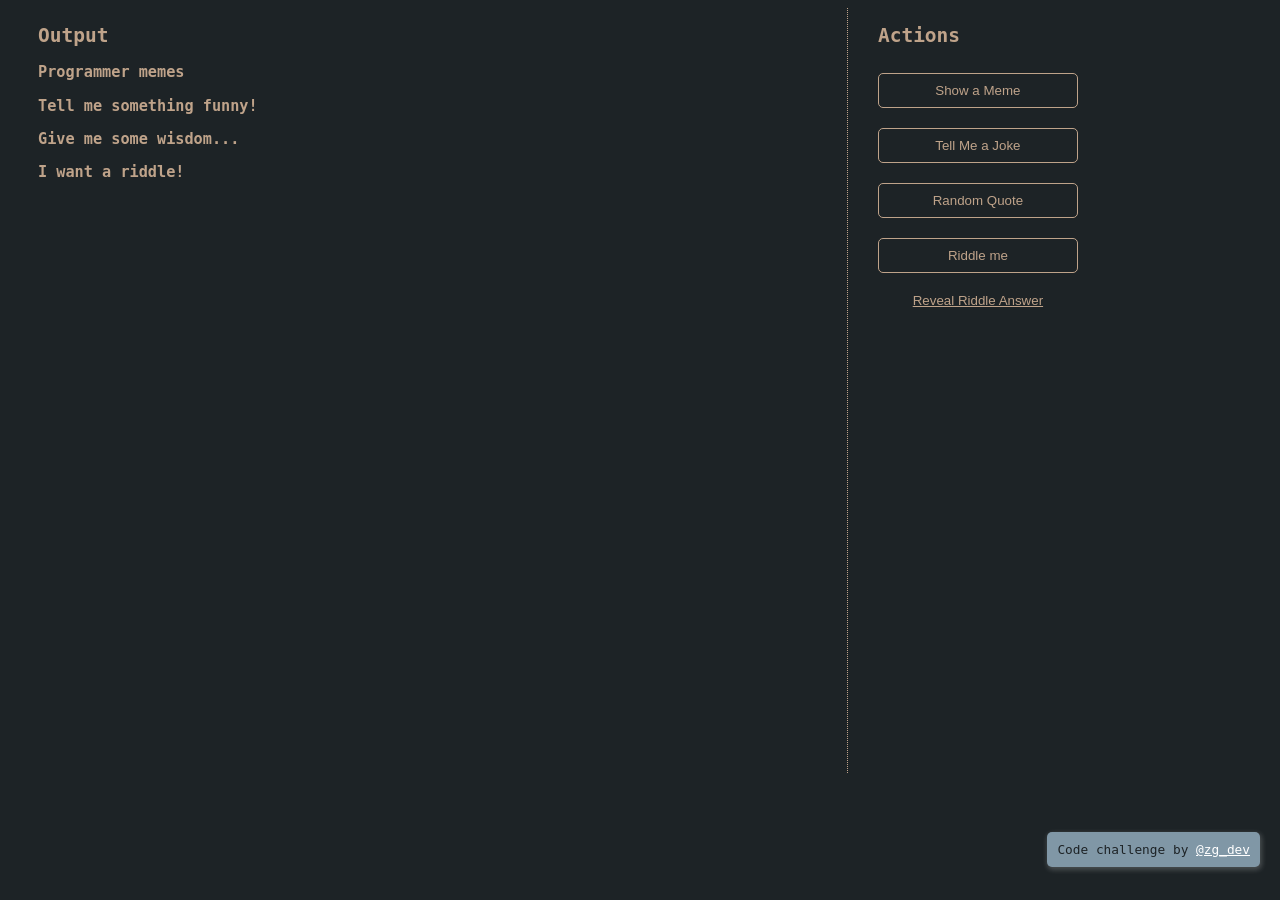
<file: 2/index.html>
<!DOCTYPE html>
<html lang="en">
<head>
    <meta charset="UTF-8">
    <meta name="viewport" content="width=device-width, initial-scale=1.0">
    <title>Random Content Generator</title>
    <link rel="stylesheet" href="styles.css">
</head>
<body>
    <main>
        <section class="content">
            <h2>Output</h2>
            <div>
                <h3>Programmer memes</h3>
                <div class="meme-content">

                </div>
            </div>
            <div>
                <h3>Tell me something funny!</h3>
                <div class="joke-content">

                </div>
            </div>
            <div>
                <h3>Give me some wisdom...</h3>
                <div class="quote-content">

                </div>
            </div>
            <div>
                <h3>I want a riddle!</h3>
                <div class="riddle-content">

                </div>
            </div>
        </section>
        <section class="sidebar">
            <h2>Actions</h2>
            <button onclick="showMeme()">Show a Meme</button>
            <button onclick="showJoke()">Tell Me a Joke</button>
            <button onclick="showQuote()">Random Quote</button>
            <button onclick="showRiddle()">Riddle me</button>
            <button class="reveal-btn" onclick="revealAnswers()">Reveal Riddle Answer</button>
            <p class="attribution">Code challenge by <a href="https://twitter.com/zg_dev" target="_top">@zg_dev</a></p>
        </section>
    </main>

    <script src="script.js"></script>
</body>
</html>
</file>
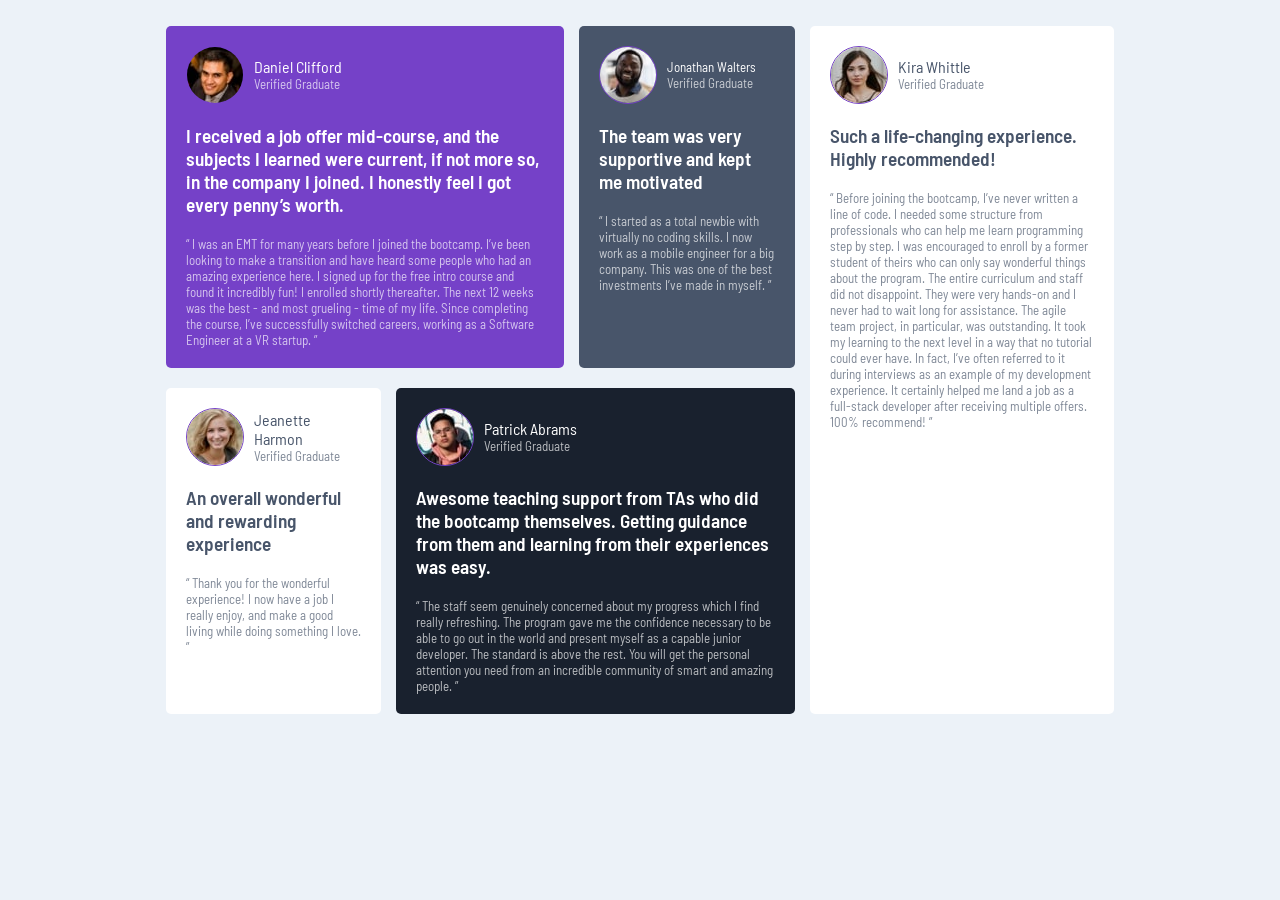
<file: 4/testimonials-grid-section-main/index.html>
<!DOCTYPE html>
<html lang="en">

<head>
  <meta charset="UTF-8">
  <meta name="viewport" content="width=device-width, initial-scale=1.0">
  <link rel="icon" type="image/png" sizes="32x32" href="./images/favicon-32x32.png">
  <link rel="stylesheet" href="style.css">
  <link rel="preconnect" href="https://fonts.googleapis.com">
<link rel="preconnect" href="https://fonts.gstatic.com" crossorigin>
<link href="https://fonts.googleapis.com/css2?family=Barlow+Semi+Condensed:wght@500;600&display=swap" rel="stylesheet">
  <title>Testimonial Challenge</title>
</head>

<body>
  <div id="testimonial-grid-container">
    <div id="main-left">
      <div id="top">
        <div id="testimonial-1" class="grid-item">
          <div class="header">
            <img src="./images/image-daniel.jpg" alt="Daniel">
            <div class="header-text">
              <p class="name" >Daniel Clifford</p>
              <p>Verified Graduate</p>
            </div>
          </div>
          <h4>I received a job offer mid-course, and the subjects I learned were current, if not more so, in the company I joined. I honestly feel I got every penny’s worth.</h4>
          <p>“ I was an EMT for many years before I joined the bootcamp. I’ve been looking to make a transition and have heard some people who had an amazing experience here. I signed up for the free intro course and found it incredibly fun! I enrolled shortly thereafter. The next 12 weeks was the best - and most grueling - time of my life. Since completing the course, I’ve successfully switched careers, working as a Software Engineer at a VR startup. ”</p>
        </div>
        <div id="testimonial-2" class="grid-item">
          <div class="header">
            <img src="./images/image-jonathan.jpg" alt="Jonathan">
            <div class="header-text">
              <p class="name"></p>Jonathan Walters</p>
              <p>Verified Graduate</p>
            </div>
          </div>
          <h4>The team was very supportive and kept me motivated</h4>
          <p>“ I started as a total newbie with virtually no coding skills. I now work as a mobile engineer for a big company. This was one of the best investments I’ve made in myself. ”</p>
        </div>
      </div>
      <div id="bottom">
        <div id="testimonial-3" class="grid-item">
          <div class="header">
            <img src="./images/image-jeanette.jpg" alt="Jeanette">
            <div class="header-text">
              <p class="name">Jeanette Harmon</p>
              <p>Verified Graduate</p>
            </div>
          </div>
          <h4>An overall wonderful and rewarding experience</h4>
          <p>“ Thank you for the wonderful experience! I now have a job I really enjoy, and make a good living while doing something I love. ”</p>
        </div>
        <div id="testimonial-4" class="grid-item">
          <div class="header">
            <img src="./images/image-patrick.jpg" alt="Patrick">
            <div class="header-text">
              <p class="name">Patrick Abrams</p>
              <p>Verified Graduate</p>
            </div>
          </div>
          <h4>Awesome teaching support from TAs who did the bootcamp themselves. Getting guidance from them and learning from their experiences was easy.</h4>
          <p>“ The staff seem genuinely concerned about my progress which I find really refreshing. The program gave me the confidence necessary to be able to go out in the world and present myself as a capable junior developer. The standard is above the rest. You will get the personal attention you need from an incredible community of smart and amazing people. ”</p>
        </div>
      </div>
      </div>
      <div id="testimonial-5" class="grid-item">
        <div class="header">
          <img src="./images/image-kira.jpg" alt="Kira">
          <div class="header-text">
            <p class="name"> Kira Whittle</p>
            <p>Verified Graduate</p>
          </div>
        </div>
        <h4>Such a life-changing experience. Highly recommended!</h4>
        <p>“ Before joining the bootcamp, I’ve never written a line of code. I needed some structure from professionals who can help me learn programming step by step. I was encouraged to enroll by a former student of theirs who can only say wonderful things about the program. The entire curriculum and staff did not disappoint. They were very hands-on and I never had to wait long for assistance. The agile team project, in particular, was outstanding. It took my learning to the next level in a way that no tutorial could ever have. In fact, I’ve often referred to it during interviews as an example of my development experience. It certainly helped me land a job as a full-stack developer after receiving multiple offers. 100% recommend! ”</p>
      </div>
    </div>
  
</body>

</html>
</file>
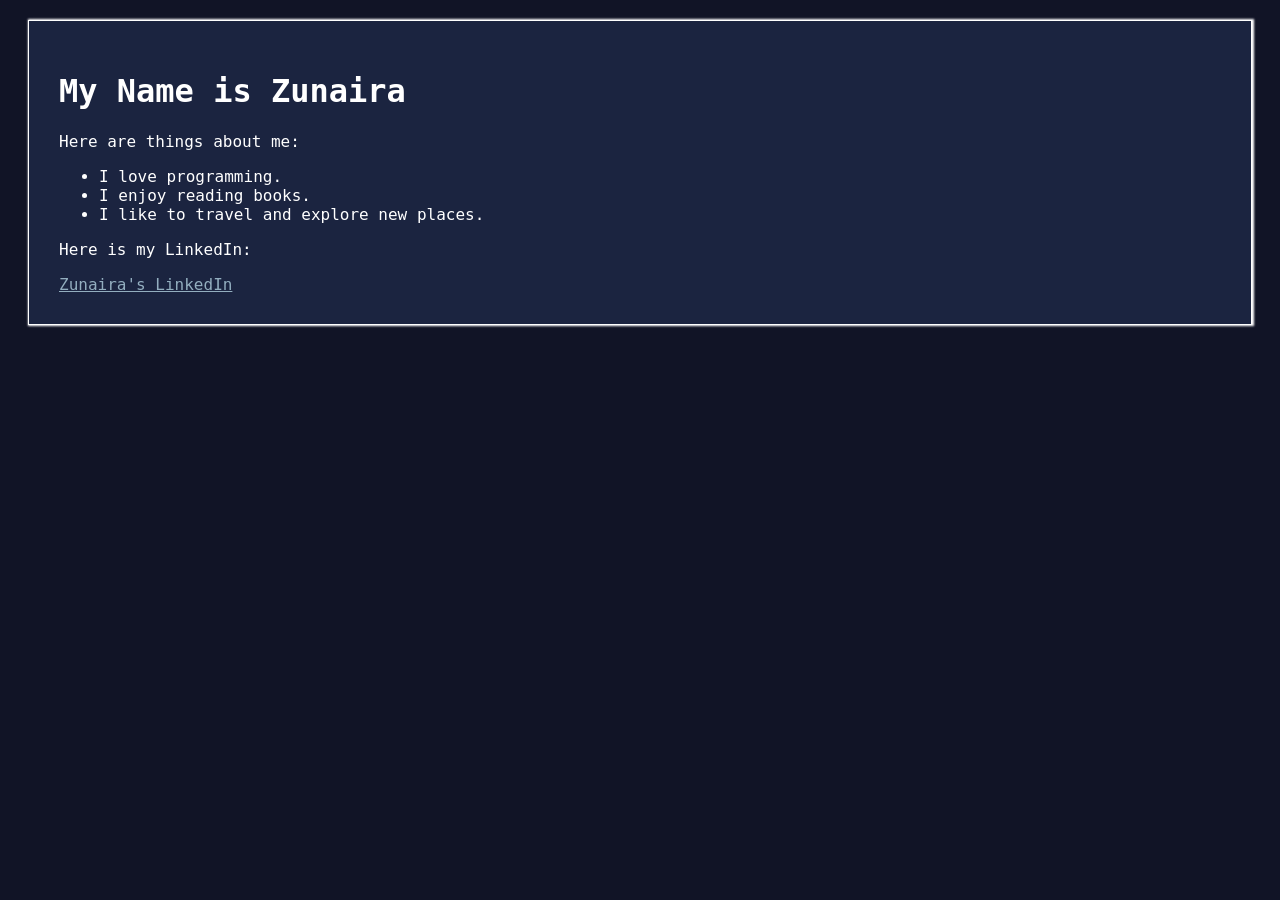
<file: 2/lesson7.html>
<!DOCTYPE html>
<html lang="en">
<head>
    <meta charset="UTF-8">
    <meta name="viewport" content="width=device-width, initial-scale=1.0">
    <title>My Webpage</title>
    <style>
        body {
            background-color: #111426;
            color: #fff;
            font-family: monospace;
            font-size: 16px;
        }

        a {
            color: #93AEBF;
        }

        img {
            border-radius: 5px;
            border: 1px solid #93AEBF;
        }

        .container {
            padding: 30px;
            margin: 20px;
            border: 1px solid white;
            background-color: #1B2440;
            box-shadow: 1px 0px 2px 1px #fff;
        }
    </style>
</head>

<body>
    <div class="container">
        <h1>My Name is Zunaira</h1>
        <p>Here are things about me:</p>
        <ul>
            <li>I love programming.</li>
            <li>I enjoy reading books.</li>
            <li>I like to travel and explore new places.</li>
        </ul>
        <p>Here is my LinkedIn:</p>
        <a href="https://www.linkedin.com/in/zunaira-kabeer" target="_blank">Zunaira's LinkedIn</a>
    </div>
</body>
</html>
</file>
<file: 2/styles.css>
body {
    background-color: #1D2326;
    color: #BFA38A;
    font-family: monospace;
}

main {
    display: flex;
    flex-direction: row;
}

img {
    border: 1px solid white;
    border-radius: 5px;
    max-width: 350px;
    width: 100%;
}

p {
    color: #8097A6;
}

.attribution {
    position: absolute;
    right: 20px;
    bottom: 20px;
    font-size: 0.8rem;
    background-color: #8097A6;
    padding: 10px;
    border-radius: 5px;
    color: #1D2326;
    box-shadow: 1px 2px 5px 1px rgba(255,255,255, 0.2);
}

a {
    color: white;
}

a:hover {
    opacity: 0.8;
}

.content {
    width: 65%;
    padding-left: 30px;
    padding-right: 20px;
}

.content p {
    max-width: 80%;
}

.sidebar {
    display: flex;
    flex-direction: column;
    width: 30%;
    padding-left: 30px;
    padding-right: 30px;
    border-left: 1px dotted #BFA38A;
    height: 85vh;
}

button {
    width: 200px;
    max-width: 100%;
    margin-top: 10px;
    margin-bottom: 10px;
    height: 35px;
    border: 1px solid #BFA38A;
    background: transparent;
    color: #BFA38A;
    border-radius: 5px;
}

button:hover {
    cursor: pointer;
    background-color: rgba(255,255,255,0.1)
}

.reveal-btn {
    border: none;
    text-decoration: underline;
    margin: 0;
}

.reveal-btn:hover {
    color: white;
    background-color: transparent;
}
</file>
<file: 4/testimonials-grid-section-main/style.css>
*{
    box-sizing: border-box;
    margin: 0;
    padding: 0;
}

body{
    background: #ecf2f8;
    font-family: 'Barlow Semi Condensed', sans-serif;
}

#testimonial-grid-container {
    padding: 2%;
}

#testimonial-1 {
    background-color: #7541c8;
    color: #ffffff;
}

#testimonial-2 {
    background-color: #48556a;
    color: #ffffff;
}

#testimonial-3, #testimonial-5 {
    background-color: #ffffff;
    color: #48556a;
}

#testimonial-4 {
    background-color: #19212e;
    color: #ffffff;
}

.grid-item {
   margin-bottom: 20px;
   padding: 20px;
}

.grid-item p{
    opacity: 70%;
}

@media(min-width: 576px){
    #testimonial-grid-container {
        display: flex;
        max-width: 1000px;
        margin: 0 auto;
    }

    #testimonial-5 {
        flex-basis: 35%;
    }

    .grid-item{
        margin-bottom: 20px;
        padding: 20px;
        border-radius: 5px;
        box-shadow: 1px 1px 5x 1px rgba(0,0,0,0.2);
        font-size: 13px;
    }
    .header{
        display: flex;
        align-items: center;
        margin-bottom:20px;
    }

    .header .name{
        opacity: 100%;
        font-size: 1rem;
    }

    .header img{
        border-radius: 50%;
        margin-right:10px;
        border: 1px solid #7541c8;
    }

    .grid-item h4{
        margin-bottom: 20px;
        font-size: 1.2rem;
        font-weight: 600;
    }

    #main-left{
        display: flex;
        flex-direction: column;
        flex-basis: 75%;
    }

    #main-left .grid-item{
        margin-right: 15px;
    }

    #top{
        display: flex;
        flex-basis: 50%;
    }

    #bottom{
        display: flex;
        flex-basis: 50%;
    }

    #testimonial-1 {
        flex-basis: 65%;
    }
    
    #testimonial-2 {
        flex-basis: 35%;
    }

    #testimonial-3 {
        flex-basis: 35%;
    }

    #testimonial-4 {
        flex-basis: 65%;
    }

}
</file>
